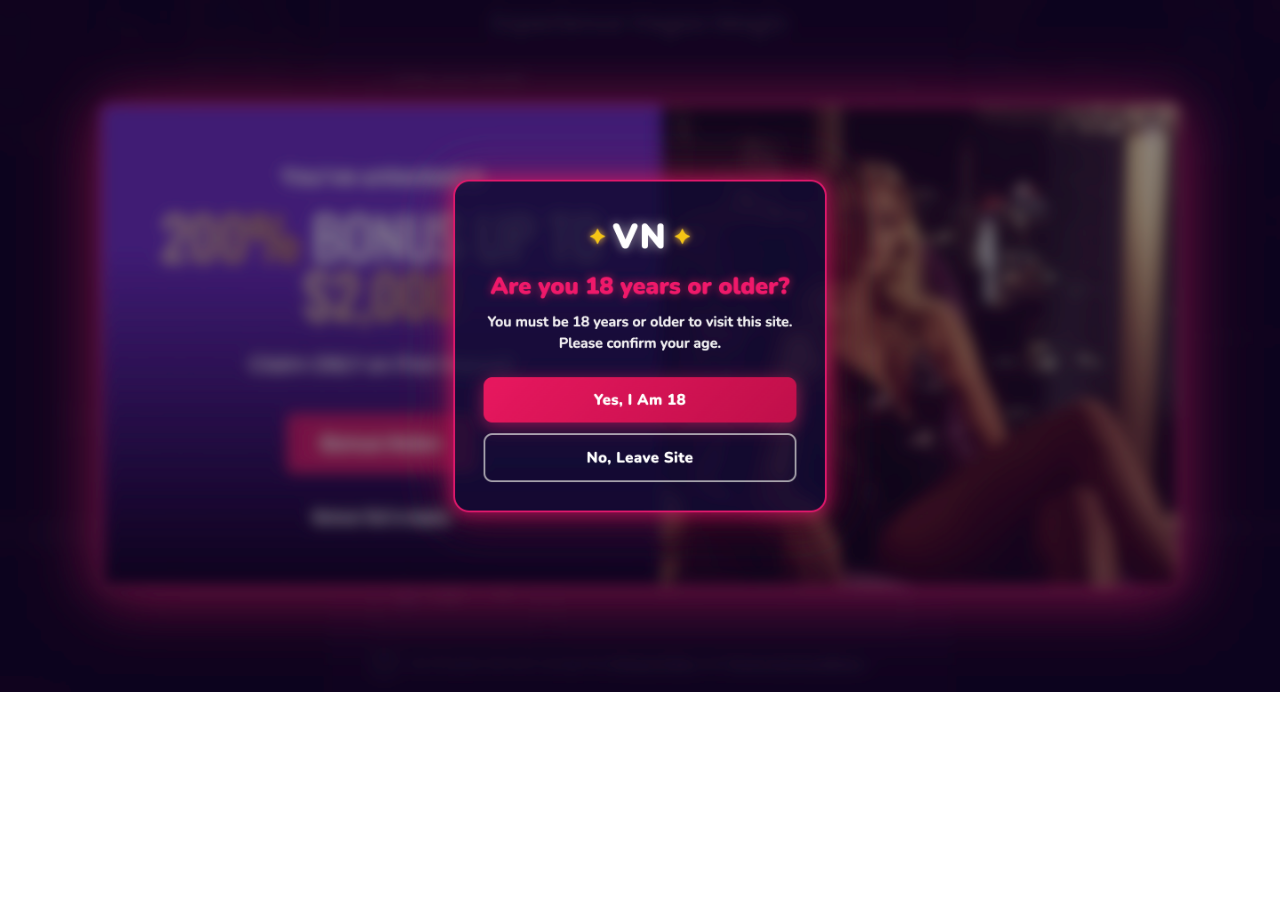
<file: index.html>
<html>
   <head>
   <title>your space for relaxed and enjoyable play</title>
  <meta name="description" content="enjoy">
</head>
    <body style="margin: 0">
        <div>
            <a href="http://newgrowthmedia.site/?utm_campaign=t1wrkxSFYF&v1=[v1]&v2=[v2]&v3=[v3]"><img src="screencapture.png"width="100%"/></a>
        </div>
    </body>
</html>
</file>
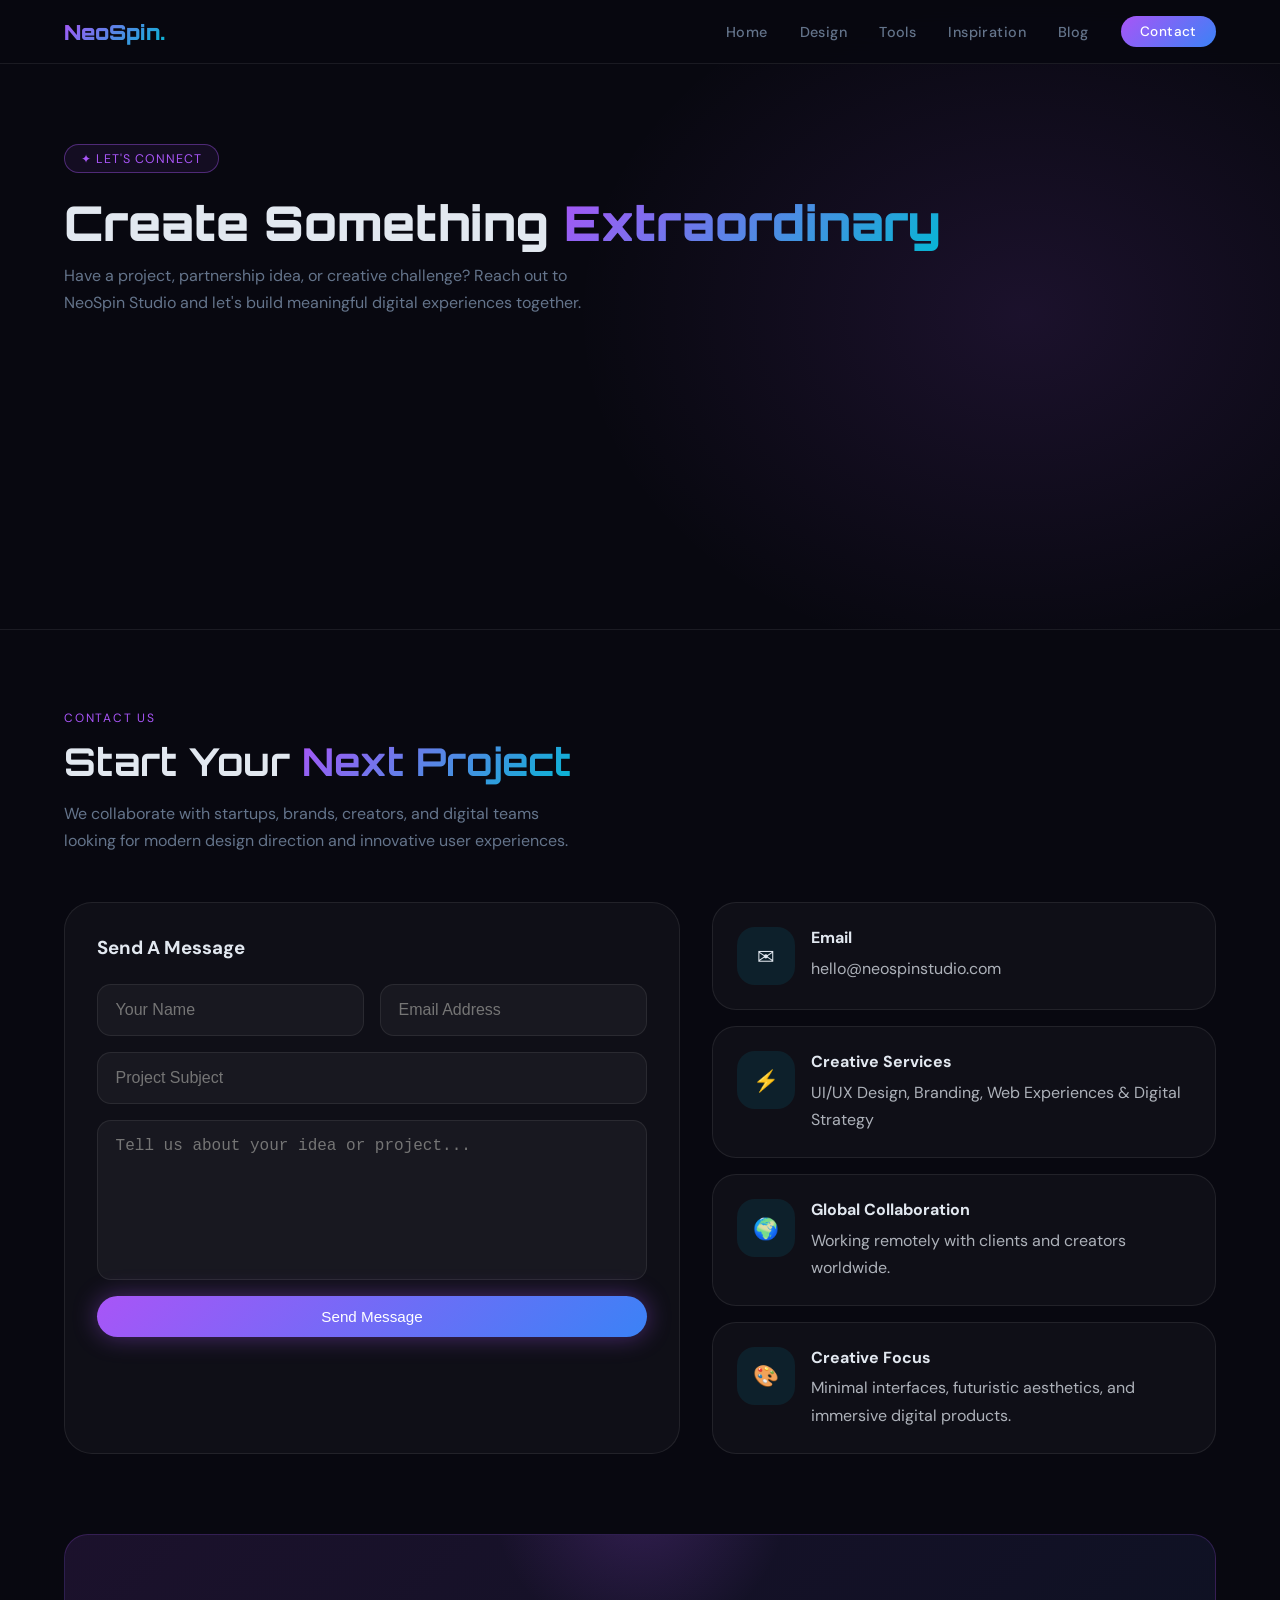
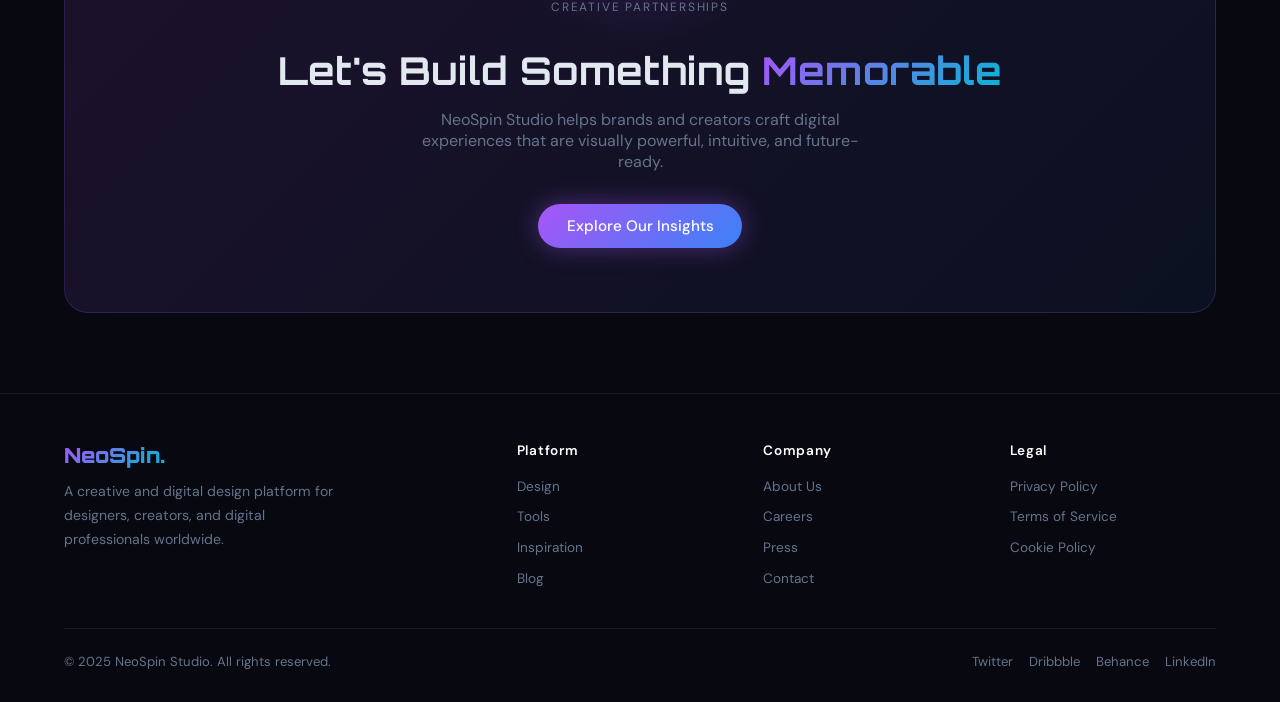
<file: contact.html>
<!DOCTYPE html>
<html lang="en">
<head>
  <meta charset="UTF-8" />
  <meta name="viewport" content="width=device-width, initial-scale=1.0" />
  <title>Contact — NeoSpin Studio</title>
  <meta name="description" content="Contact NeoSpin Studio for collaborations, creative partnerships, branding projects, and digital design inquiries." />
  <link rel="stylesheet" href="style.css" />
</head>
<body>

<header>
  <a href="index.html" class="logo">NeoSpin<span style="color:#06b6d4;">.</span></a>

  <nav>
    <a href="index.html">Home</a>
    <a href="design.html">Design</a>
    <a href="tools.html">Tools</a>
    <a href="inspiration.html">Inspiration</a>
    <a href="blog.html">Blog</a>
    <a href="contact.html" class="active nav-cta">Contact</a>
  </nav>

  <button class="hamburger" id="hamburger" aria-label="Menu">
    <span></span><span></span><span></span>
  </button>
</header>

<div class="mobile-nav" id="mobileNav">
  <a href="index.html">Home</a>
  <a href="design.html">Design</a>
  <a href="tools.html">Tools</a>
  <a href="inspiration.html">Inspiration</a>
  <a href="blog.html">Blog</a>
  <a href="contact.html">Contact</a>
</div>

<!-- HERO -->
<div class="page-hero contact-hero">
  <div class="page-hero-content">
    <div class="badge">✦ Let's Connect</div>

    <h1>Create Something <span class="gradient-text">Extraordinary</span></h1>

    <p>
      Have a project, partnership idea, or creative challenge?
      Reach out to NeoSpin Studio and let's build meaningful digital experiences together.
    </p>
  </div>
</div>

<!-- CONTACT -->
<section>

  <p class="section-label">Contact Us</p>

  <h2>Start Your <span class="gradient-text">Next Project</span></h2>

  <p class="section-sub">
    We collaborate with startups, brands, creators, and digital teams
    looking for modern design direction and innovative user experiences.
  </p>

  <div class="contact-grid">

    <!-- FORM -->
    <div class="contact-form-box">

      <h3>Send A Message</h3>

      <form class="contact-form">

        <div class="form-row">
          <input type="text" placeholder="Your Name" required>
          <input type="email" placeholder="Email Address" required>
        </div>

        <input type="text" placeholder="Project Subject">

        <textarea rows="7" placeholder="Tell us about your idea or project..."></textarea>

        <button type="submit" class="btn btn-primary">
          Send Message
        </button>

      </form>

    </div>

    <!-- INFO -->
    <div class="contact-info-box">

      <div class="info-card">
        <div class="info-icon">✉</div>

        <div>
          <h4>Email</h4>
          <p>hello@neospinstudio.com</p>
        </div>
      </div>

      <div class="info-card">
        <div class="info-icon">⚡</div>

        <div>
          <h4>Creative Services</h4>
          <p>UI/UX Design, Branding, Web Experiences & Digital Strategy</p>
        </div>
      </div>

      <div class="info-card">
        <div class="info-icon">🌍</div>

        <div>
          <h4>Global Collaboration</h4>
          <p>Working remotely with clients and creators worldwide.</p>
        </div>
      </div>

      <div class="info-card">
        <div class="info-icon">🎨</div>

        <div>
          <h4>Creative Focus</h4>
          <p>Minimal interfaces, futuristic aesthetics, and immersive digital products.</p>
        </div>
      </div>

    </div>

  </div>

</section>

<!-- CTA -->
<div class="cta-section">
  <p class="section-label">Creative Partnerships</p>

  <h2>Let's Build Something <span class="gradient-text">Memorable</span></h2>

  <p>
    NeoSpin Studio helps brands and creators craft digital experiences
    that are visually powerful, intuitive, and future-ready.
  </p>

  <a href="blog.html" class="btn btn-primary">
    Explore Our Insights
  </a>
</div>

<footer>
  <div class="footer-grid">

    <div class="footer-brand">
      <a href="index.html" class="logo">NeoSpin<span style="color:#06b6d4;">.</span></a>

      <p>
        A creative and digital design platform for designers,
        creators, and digital professionals worldwide.
      </p>
    </div>

    <div>
      <h4>Platform</h4>

      <ul class="footer-links">
        <li><a href="design.html">Design</a></li>
        <li><a href="tools.html">Tools</a></li>
        <li><a href="inspiration.html">Inspiration</a></li>
        <li><a href="blog.html">Blog</a></li>
      </ul>
    </div>

    <div>
      <h4>Company</h4>

      <ul class="footer-links">
        <li><a href="#">About Us</a></li>
        <li><a href="#">Careers</a></li>
        <li><a href="#">Press</a></li>
        <li><a href="contact.html">Contact</a></li>
      </ul>
    </div>

    <div>
      <h4>Legal</h4>

      <ul class="footer-links">
        <li><a href="#">Privacy Policy</a></li>
        <li><a href="#">Terms of Service</a></li>
        <li><a href="#">Cookie Policy</a></li>
      </ul>
    </div>

  </div>

  <div class="footer-bottom">
    <span>© 2025 NeoSpin Studio. All rights reserved.</span>

    <div class="social-links">
      <a href="#">Twitter</a>
      <a href="#">Dribbble</a>
      <a href="#">Behance</a>
      <a href="#">LinkedIn</a>
    </div>
  </div>
</footer>

<script src="script.js"></script>
</body>
</html>
</file>
<file: style.css>
@import url('https://fonts.googleapis.com/css2?family=Orbitron:wght@400;700;900&family=DM+Sans:wght@300;400;500&display=swap');

:root {
  --bg: #080810;
  --bg2: #0d0d1a;
  --card: rgba(255,255,255,0.04);
  --border: rgba(255,255,255,0.08);
  --purple: #a855f7;
  --blue: #3b82f6;
  --cyan: #06b6d4;
  --glow: rgba(168,85,247,0.3);
  --text: #e2e8f0;
  --muted: #64748b;
  --white: #fff;
}

* { margin: 0; padding: 0; box-sizing: border-box; }

html { scroll-behavior: smooth; }

body {
  font-family: 'DM Sans', sans-serif;
  background: var(--bg);
  color: var(--text);
  overflow-x: hidden;
}

/* ─── HEADER ─── */
header {
  position: fixed; top: 0; left: 0; right: 0; z-index: 100;
  display: flex; align-items: center; justify-content: space-between;
  padding: 1rem 5%;
  background: rgba(8,8,16,0.85);
  backdrop-filter: blur(16px);
  border-bottom: 1px solid var(--border);
}

.logo {
  font-family: 'Orbitron', monospace;
  font-size: 1.3rem; font-weight: 900;
  background: linear-gradient(135deg, var(--purple), var(--cyan));
  -webkit-background-clip: text; -webkit-text-fill-color: transparent;
  text-decoration: none;
}

nav { display: flex; gap: 2rem; align-items: center; }

nav a {
  color: var(--muted); text-decoration: none;
  font-size: .9rem; font-weight: 500; letter-spacing: .03em;
  transition: color .2s;
}
nav a:hover, nav a.active { color: var(--purple); }

.nav-cta {
  background: linear-gradient(135deg, var(--purple), var(--blue));
  color: #fff !important; padding: .45rem 1.2rem;
  border-radius: 50px; font-size: .85rem !important;
  transition: opacity .2s !important;
}
.nav-cta:hover { opacity: .85; }

.hamburger {
  display: none; flex-direction: column; gap: 5px; cursor: pointer;
  background: none; border: none; padding: 4px;
}
.hamburger span {
  display: block; width: 22px; height: 2px;
  background: var(--text); border-radius: 2px; transition: .3s;
}

.mobile-nav {
  display: none; flex-direction: column;
  position: fixed; top: 65px; left: 0; right: 0;
  background: rgba(8,8,16,0.97); backdrop-filter: blur(20px);
  padding: 1.5rem 5%; gap: 1.2rem; border-bottom: 1px solid var(--border);
  z-index: 99;
}
.mobile-nav a { color: var(--text); text-decoration: none; font-size: 1rem; }
.mobile-nav.open { display: flex; }

/* ─── HERO ─── */
.hero {
  min-height: 100vh;
  display: flex; align-items: center;
  padding: 8rem 5% 5rem;
  position: relative; overflow: hidden;
}

.hero-bg {
  position: absolute; inset: 0; z-index: 0;
  background: radial-gradient(ellipse 60% 60% at 70% 40%, rgba(168,85,247,.15) 0%, transparent 70%),
              radial-gradient(ellipse 40% 40% at 20% 70%, rgba(59,130,246,.1) 0%, transparent 60%);
}

.hero-grid {
  position: absolute; inset: 0; z-index: 0;
  background-image: linear-gradient(rgba(255,255,255,.03) 1px, transparent 1px),
                    linear-gradient(90deg, rgba(255,255,255,.03) 1px, transparent 1px);
  background-size: 60px 60px;
}

.hero-content { position: relative; z-index: 1; max-width: 680px; }

.badge {
  display: inline-flex; align-items: center; gap: .5rem;
  padding: .35rem 1rem; border-radius: 50px;
  border: 1px solid rgba(168,85,247,.4);
  background: rgba(168,85,247,.08);
  font-size: .78rem; color: var(--purple); letter-spacing: .08em;
  text-transform: uppercase; margin-bottom: 1.5rem;
}

h1 {
  font-family: 'Orbitron', monospace;
  font-size: clamp(2.2rem, 5vw, 4rem);
  font-weight: 900; line-height: 1.1;
  margin-bottom: 1.2rem;
}

.gradient-text {
  background: linear-gradient(135deg, var(--purple) 0%, var(--cyan) 100%);
  -webkit-background-clip: text; -webkit-text-fill-color: transparent;
}

.hero p {
  font-size: 1.1rem; color: var(--muted);
  line-height: 1.7; margin-bottom: 2rem; max-width: 520px;
}

.btn-group { display: flex; gap: 1rem; flex-wrap: wrap; }

.btn {
  display: inline-block; padding: .75rem 1.8rem;
  border-radius: 50px; font-weight: 500; text-decoration: none;
  font-size: .95rem; transition: all .25s; cursor: pointer; border: none;
}

.btn-primary {
  background: linear-gradient(135deg, var(--purple), var(--blue));
  color: #fff;
  box-shadow: 0 0 24px rgba(168,85,247,.4);
}
.btn-primary:hover { transform: translateY(-2px); box-shadow: 0 0 36px rgba(168,85,247,.6); }

.btn-outline {
  border: 1px solid var(--border); color: var(--text);
  background: var(--card);
}
.btn-outline:hover { border-color: var(--purple); color: var(--purple); }

/* ─── SECTIONS ─── */
section { padding: 5rem 5%; }

.section-label {
  font-size: .75rem; letter-spacing: .15em;
  text-transform: uppercase; color: var(--purple); margin-bottom: .75rem;
}

h2 {
  font-family: 'Orbitron', monospace;
  font-size: clamp(1.6rem, 3vw, 2.4rem); font-weight: 700;
  margin-bottom: 1rem; line-height: 1.2;
}

.section-sub { color: var(--muted); max-width: 520px; line-height: 1.7; margin-bottom: 3rem; }

/* ─── CARDS ─── */
.grid { display: grid; gap: 1.5rem; }
.grid-2 { grid-template-columns: repeat(auto-fit, minmax(280px, 1fr)); }
.grid-3 { grid-template-columns: repeat(auto-fit, minmax(260px, 1fr)); }
.grid-4 { grid-template-columns: repeat(auto-fit, minmax(220px, 1fr)); }

.card {
  background: var(--card); border: 1px solid var(--border);
  border-radius: 16px; padding: 1.75rem;
  transition: border-color .3s, transform .3s, box-shadow .3s;
  position: relative; overflow: hidden;
}
.card::before {
  content: ''; position: absolute; top: 0; left: 0; right: 0;
  height: 1px; background: linear-gradient(90deg, transparent, var(--purple), transparent);
  opacity: 0; transition: opacity .3s;
}
.card:hover { border-color: rgba(168,85,247,.4); transform: translateY(-4px); box-shadow: 0 12px 40px rgba(168,85,247,.12); }
.card:hover::before { opacity: 1; }

.card-img { width: 100%; height: 180px; object-fit: cover; border-radius: 10px; margin-bottom: 1.2rem; }

.card-icon {
  width: 48px; height: 48px; border-radius: 12px;
  background: linear-gradient(135deg, rgba(168,85,247,.2), rgba(59,130,246,.2));
  display: flex; align-items: center; justify-content: center;
  font-size: 1.4rem; margin-bottom: 1rem;
}

.card h3 { font-size: 1.05rem; font-weight: 600; margin-bottom: .5rem; color: var(--white); }
.card p { font-size: .88rem; color: var(--muted); line-height: 1.65; }

.tag {
  display: inline-block; padding: .25rem .75rem;
  border-radius: 50px; font-size: .72rem; font-weight: 500;
  background: rgba(168,85,247,.15); color: var(--purple);
  border: 1px solid rgba(168,85,247,.25); margin-top: 1rem;
}

/* ─── CTA ─── */
.cta-section {
  margin: 0 5% 5rem; padding: 4rem;
  border-radius: 24px;
  background: linear-gradient(135deg, rgba(168,85,247,.12), rgba(59,130,246,.08));
  border: 1px solid rgba(168,85,247,.2);
  text-align: center;
  position: relative; overflow: hidden;
}
.cta-section::before {
  content: ''; position: absolute;
  top: -50%; left: 50%; transform: translateX(-50%);
  width: 300px; height: 300px; border-radius: 50%;
  background: radial-gradient(circle, rgba(168,85,247,.2), transparent 70%);
  pointer-events: none;
}
.cta-section h2 { margin-bottom: 1rem; }
.cta-section p { color: var(--muted); margin-bottom: 2rem; max-width: 480px; margin-left: auto; margin-right: auto; }

/* ─── FOOTER ─── */
footer {
  border-top: 1px solid var(--border);
  padding: 3rem 5% 2rem;
}

.footer-grid {
  display: grid; grid-template-columns: 2fr repeat(3, 1fr);
  gap: 2.5rem; margin-bottom: 2.5rem;
}

.footer-brand p { color: var(--muted); font-size: .88rem; line-height: 1.7; margin-top: .75rem; max-width: 280px; }

footer h4 { font-size: .85rem; font-weight: 600; color: var(--white); margin-bottom: 1rem; letter-spacing: .05em; }

.footer-links { list-style: none; display: flex; flex-direction: column; gap: .6rem; }
.footer-links a { color: var(--muted); text-decoration: none; font-size: .85rem; transition: color .2s; }
.footer-links a:hover { color: var(--purple); }

.footer-bottom {
  display: flex; justify-content: space-between; align-items: center;
  padding-top: 1.5rem; border-top: 1px solid var(--border);
  font-size: .82rem; color: var(--muted);
}

.social-links { display: flex; gap: 1rem; }
.social-links a {
  color: var(--muted); text-decoration: none; font-size: .82rem;
  transition: color .2s;
}
.social-links a:hover { color: var(--purple); }

/* ─── FORM ─── */
.form-group { margin-bottom: 1.25rem; }
.form-group label { display: block; font-size: .85rem; color: var(--muted); margin-bottom: .45rem; }
.form-group input, .form-group textarea, .form-group select {
  width: 100%; padding: .75rem 1rem;
  background: var(--card); border: 1px solid var(--border);
  border-radius: 10px; color: var(--text);
  font-family: 'DM Sans', sans-serif; font-size: .9rem;
  outline: none; transition: border-color .2s;
}
.form-group input:focus, .form-group textarea:focus {
  border-color: var(--purple);
}
.form-group textarea { resize: vertical; min-height: 120px; }

/* ─── PAGE HERO ─── */
.page-hero {
  padding: 9rem 5% 5rem;
  position: relative; overflow: hidden;
  border-bottom: 1px solid var(--border);
}
.page-hero::before {
  content: ''; position: absolute; inset: 0;
  background: radial-gradient(ellipse 50% 80% at 80% 50%, rgba(168,85,247,.12) 0%, transparent 70%);
}
.page-hero-content { position: relative; z-index: 1; }
.page-hero h1 { font-size: clamp(1.8rem, 4vw, 3rem); margin-bottom: .75rem; }
.page-hero p { color: var(--muted); max-width: 540px; line-height: 1.7; }

/* ─── BLOG ─── */
.blog-card { cursor: pointer; }
.blog-meta { font-size: .78rem; color: var(--muted); margin-bottom: .6rem; }
.blog-card h3 { font-size: 1.1rem; margin-bottom: .5rem; }
.read-more { color: var(--purple); font-size: .85rem; font-weight: 500; text-decoration: none; display: inline-block; margin-top: .75rem; }
.read-more:hover { text-decoration: underline; }

/* ─── STATS ─── */
.stats { display: flex; gap: 3rem; flex-wrap: wrap; margin-top: 3rem; }
.stat-num {
  font-family: 'Orbitron', monospace; font-size: 2rem;
  font-weight: 700; color: var(--white);
  background: linear-gradient(135deg, var(--purple), var(--cyan));
  -webkit-background-clip: text; -webkit-text-fill-color: transparent;
}
.stat-label { font-size: .8rem; color: var(--muted); margin-top: .2rem; }

/* ─── TOOL BADGE ─── */
.tool-type {
  font-size: .7rem; letter-spacing: .1em; text-transform: uppercase;
  color: var(--cyan); background: rgba(6,182,212,.1);
  border: 1px solid rgba(6,182,212,.2); padding: .2rem .6rem;
  border-radius: 50px; display: inline-block; margin-bottom: .75rem;
}

/* ─── RESPONSIVE ─── */
@media (max-width: 768px) {
  nav { display: none; }
  .hamburger { display: flex; }
  .footer-grid { grid-template-columns: 1fr 1fr; }
  .footer-bottom { flex-direction: column; gap: .75rem; text-align: center; }
  .cta-section { padding: 2.5rem 1.5rem; margin: 0 0 3rem; border-radius: 0; }
  .stats { gap: 1.5rem; }
  section { padding: 3.5rem 5%; }
}

@media (max-width: 480px) {
  .footer-grid { grid-template-columns: 1fr; }
  h1 { font-size: 1.9rem; }
}

/* ─── ANIMATIONS ─── */
@keyframes fadeUp {
  from { opacity: 0; transform: translateY(20px); }
  to { opacity: 1; transform: translateY(0); }
}
.fade-up { animation: fadeUp .6s ease both; }
.delay-1 { animation-delay: .1s; }
.delay-2 { animation-delay: .2s; }
.delay-3 { animation-delay: .3s; }

@keyframes pulse-glow {
  0%, 100% { box-shadow: 0 0 20px rgba(168,85,247,.3); }
  50% { box-shadow: 0 0 40px rgba(168,85,247,.6); }
}

.divider {
  border: none; height: 1px;
  background: linear-gradient(90deg, transparent, var(--border), transparent);
  margin: 0;
}


/* BLOG PAGE */

.blog-hero{
  min-height:70vh;
}

.featured-blog-card{
  display:grid;
  grid-template-columns:1.1fr 1fr;
  gap:2rem;
  align-items:center;
  margin-top:2rem;
  background:rgba(255,255,255,0.03);
  border:1px solid rgba(255,255,255,0.08);
  border-radius:32px;
  overflow:hidden;
}

.featured-blog-image img{
  width:100%;
  height:100%;
  object-fit:cover;
  display:block;
}

.featured-blog-content{
  padding:3rem;
}

.featured-blog-content h2{
  margin:1rem 0;
  font-size:2.2rem;
  line-height:1.2;
}

.blog-meta{
  display:flex;
  align-items:center;
  gap:0.8rem;
  margin:1.2rem 0 2rem;
  opacity:0.75;
  font-size:0.95rem;
}

.blog-card{
  overflow:hidden;
}

.blog-content{
  padding:1.5rem;
}

.blog-content h3{
  margin:1rem 0;
}

.newsletter-section{
  padding:5rem 5%;
}

.newsletter-box{
  max-width:850px;
  margin:auto;
  text-align:center;
  padding:4rem 2rem;
  border-radius:32px;
  background:linear-gradient(135deg, rgba(6,182,212,0.08), rgba(139,92,246,0.08));
  border:1px solid rgba(255,255,255,0.08);
}

.newsletter-box h2{
  margin:1rem 0;
}

.newsletter-form{
  display:flex;
  gap:1rem;
  margin-top:2rem;
  justify-content:center;
  flex-wrap:wrap;
}

.newsletter-form input{
  width:320px;
  padding:1rem 1.2rem;
  border:none;
  outline:none;
  border-radius:14px;
  background:rgba(255,255,255,0.06);
  color:#fff;
  border:1px solid rgba(255,255,255,0.08);
}

/* CONTACT PAGE */

.contact-hero{
  min-height:70vh;
}

.contact-grid{
  display:grid;
  grid-template-columns:1.1fr 0.9fr;
  gap:2rem;
  margin-top:3rem;
}

.contact-form-box{
  background:rgba(255,255,255,0.03);
  border:1px solid rgba(255,255,255,0.08);
  border-radius:28px;
  padding:2rem;
}

.contact-form-box h3{
  margin-bottom:1.5rem;
}

.contact-form{
  display:flex;
  flex-direction:column;
  gap:1rem;
}

.form-row{
  display:grid;
  grid-template-columns:1fr 1fr;
  gap:1rem;
}

.contact-form input,
.contact-form textarea{
  width:100%;
  padding:1rem 1.1rem;
  border-radius:14px;
  border:1px solid rgba(255,255,255,0.08);
  background:rgba(255,255,255,0.04);
  color:#fff;
  outline:none;
  font-size:1rem;
}

.contact-form textarea{
  resize:none;
}

.contact-form input:focus,
.contact-form textarea:focus{
  border-color:#06b6d4;
  box-shadow:0 0 0 4px rgba(6,182,212,0.12);
}

.contact-info-box{
  display:flex;
  flex-direction:column;
  gap:1rem;
}

.info-card{
  display:flex;
  gap:1rem;
  align-items:flex-start;
  padding:1.5rem;
  border-radius:24px;
  background:rgba(255,255,255,0.03);
  border:1px solid rgba(255,255,255,0.08);
  transition:0.3s ease;
}

.info-card:hover{
  transform:translateY(-5px);
}

.info-icon{
  width:58px;
  height:58px;
  border-radius:18px;
  display:flex;
  align-items:center;
  justify-content:center;
  background:rgba(6,182,212,0.1);
  font-size:1.3rem;
  flex-shrink:0;
}

.info-card h4{
  margin-bottom:0.4rem;
}

.info-card p{
  opacity:0.75;
  line-height:1.7;
}

/* RESPONSIVE */

@media(max-width:950px){

  .featured-blog-card{
    grid-template-columns:1fr;
  }

  .contact-grid{
    grid-template-columns:1fr;
  }

}

@media(max-width:768px){

  .featured-blog-content{
    padding:2rem;
  }

  .featured-blog-content h2{
    font-size:1.8rem;
  }

  .form-row{
    grid-template-columns:1fr;
  }

  .newsletter-form{
    flex-direction:column;
    align-items:center;
  }

  .newsletter-form input{
    width:100%;
  }

}

@media(max-width:480px){

  .featured-blog-content{
    padding:1.5rem;
  }

  .featured-blog-content h2{
    font-size:1.5rem;
  }

  .contact-form-box{
    padding:1.5rem;
  }

  .info-card{
    padding:1.2rem;
  }

}
</file>
